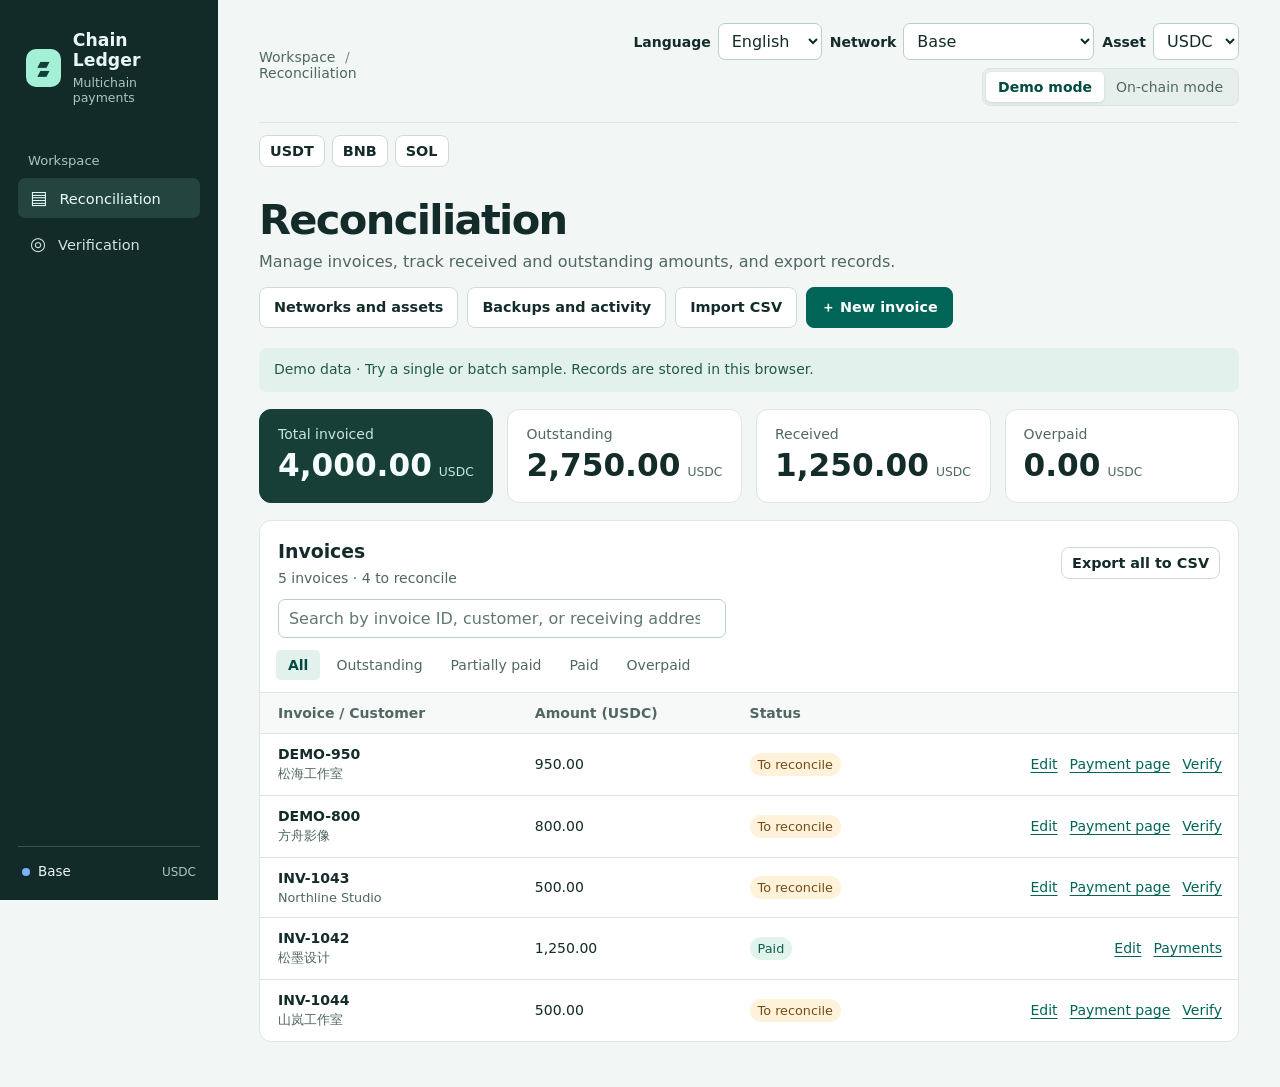
<file: index.html>
<!doctype html>
<html lang="zh-CN">
<head>
  <meta charset="utf-8">
  <meta name="viewport" content="width=device-width,initial-scale=1">
  <meta name="description" content="核验多链稳定币收款，匹配账单并导出对账记录。">
  <title>链上对账台 1.4 · 多链收款</title>
  <link rel="stylesheet" href="./style.css">
  <script defer src="./i18n.js"></script>
  <script defer src="./ledger.js"></script>
  <script defer src="./backup.js"></script>
  <script defer src="./payment.js"></script>
  <script defer src="./app.js"></script>
</head>
<body>
  <aside class="rail">
    <a class="brand" href="#invoices"><span class="mark" aria-hidden="true">▰<br>▰</span><span>链上对账台<small>多链收款工作台</small></span></a>
    <p class="rail-label">工作区</p>
    <nav aria-label="工作区"><a href="#invoices" aria-current="page"><span aria-hidden="true">▤</span>账单对账</a><a href="#verify"><span aria-hidden="true">◎</span>交易核验</a></nav>
    <div class="rail-footer"><span class="network-dot"></span><span id="rail-network">Base</span><span class="rail-asset asset-symbol">USDC</span></div>
  </aside>
  <main>
    <div class="top">
      <span class="crumb">工作区 <span class="crumb-divider">/</span> <span id="page-crumb">账单对账</span></span>
      <div class="top-controls">
        <div class="network-control"><label for="language-select">语言</label><select id="language-select"><option value="zh-Hans">简体中文</option><option value="zh-Hant">繁體中文</option><option value="en">English</option><option value="ja">日本語</option><option value="ko">한국어</option><option value="es">Español</option></select></div>
        <div class="network-control"><label for="network-select">网络</label><select id="network-select"></select></div>
        <div class="network-control"><label for="asset-select">币种</label><select id="asset-select"></select></div>
        <div class="switch" role="group" aria-label="工作模式"><button type="button" data-mode="demo" aria-pressed="true">演示模式</button><button type="button" data-mode="live" aria-pressed="false">链上模式</button></div>
      </div>
    </div>
    <div class="asset-shortcuts" role="group" aria-label="常用币种">
      <button type="button" class="button compact" data-network="ethereum" data-asset="0xdac17f958d2ee523a2206206994597c13d831ec7" aria-pressed="false">USDT</button>
      <button type="button" class="button compact" data-network="bsc" data-asset="native" aria-pressed="false">BNB</button>
      <button type="button" class="button compact" data-network="solana" data-asset="native" aria-pressed="false">SOL</button>
    </div>
    <header class="heading">
      <div><h1 id="page-title">账单对账</h1><p id="page-description">管理账单、查看已收和待收金额，导出对账记录。</p></div>
      <div class="heading-actions"><button type="button" id="network-settings" class="button">网络与币种</button><button type="button" id="workspace-settings" class="button">备份与记录</button><button type="button" id="import" class="button">导入 CSV</button><button type="button" id="new" class="button primary">＋ 新建账单</button></div>
    </header>
    <div class="notice" id="mode-info"></div>
    <section class="stats" id="invoice-stats" aria-label="账单概览">
      <div class="stat"><span>账单应收</span><strong id="total">0</strong><small class="asset-symbol">USDC</small></div>
      <div class="stat"><span>尚待收款</span><strong id="open-total">0</strong><small class="asset-symbol">USDC</small></div>
      <div class="stat"><span>已收金额</span><strong id="paid-total">0</strong><small class="asset-symbol">USDC</small></div>
      <div class="stat"><span>多收金额</span><strong id="overpaid-total">0</strong><small class="asset-symbol">USDC</small></div>
    </section>
    <div class="workspace">
      <section class="panel invoices" id="invoice-panel">
        <div class="panel-heading"><div><h2>账单列表</h2><p id="count" role="status"></p></div><button type="button" id="export" class="button compact">导出全部 CSV</button></div>
        <div class="invoice-search">
          <label for="bill-search" class="sr-only">搜索账单</label>
          <input id="bill-search" type="search" placeholder="按账单号、客户或收款地址搜索" spellcheck="false" autocomplete="off">
        </div>
        <div class="tabs" role="group" aria-label="按状态筛选">
          <button type="button" data-filter="all" aria-pressed="true">全部</button>
          <button type="button" data-filter="open" aria-pressed="false">待收</button>
          <button type="button" data-filter="partial" aria-pressed="false">部分收款</button>
          <button type="button" data-filter="paid" aria-pressed="false">已结清</button>
          <button type="button" data-filter="overpaid" aria-pressed="false">多收</button>
        </div>
        <div class="table-scroll"><table><thead><tr><th>账单 / 客户</th><th>金额 (<span class="asset-symbol">USDC</span>)</th><th>状态</th><th><span class="sr-only">操作</span></th></tr></thead><tbody id="rows"></tbody></table></div>
      </section>
      <section class="panel verify" id="verification-panel" aria-label="交易核验操作" hidden>
        <div class="tabs verification-tabs" role="group" aria-label="收款核验视图">
          <button type="button" data-view="batch" aria-pressed="true">核验交易</button>
          <button type="button" data-view="inbox" aria-pressed="false">待匹配入账 <span id="inbox-count">0</span></button>
          <button type="button" data-view="exceptions" aria-pressed="false">异常 <span id="exceptions-count">0</span></button>
        </div>
        <div id="batch-controls">
          <form id="verify-form">
            <label for="hash" id="hash-label">交易哈希</label>
            <p id="hash-help" class="feedback">粘贴付款凭证，或逐行输入最多 10 个交易哈希。</p>
            <textarea id="hash" rows="3" maxlength="4000" placeholder="0x…" aria-describedby="hash-help" spellcheck="false" autocomplete="off" required></textarea>
            <button id="check" type="submit" class="button primary">核验交易</button>
            <div id="examples" class="examples">
              <button id="example" type="button" class="text-btn">填入并核验样例</button>
              <button id="batch-example" type="button" class="text-btn">试用批量样例</button>
              <button id="split-example" type="button" class="text-btn">试用分笔样例</button>
            </div>
          </form>
          <details class="address-lookup">
            <summary>按收款地址查入账</summary>
            <form id="lookup-form">
              <label for="lookup-address" id="lookup-address-label">Base 收款地址</label>
              <input id="lookup-address" inputmode="text" required maxlength="44" placeholder="0x…" spellcheck="false" autocomplete="off">
              <div id="lookup-range" class="lookup-range">
                <label>起始区块<input id="lookup-start" inputmode="numeric" pattern="[0-9]+" maxlength="16" placeholder="选填"></label>
                <label>结束区块<input id="lookup-end" inputmode="numeric" pattern="[0-9]+" maxlength="16" placeholder="最新最终确认区块"></label>
              </div>
              <p class="feedback lookup-tip">主网每次最多查询 1,000 个最终确认区块。</p>
              <button type="submit" class="button">查询入账</button>
            </form>
          </details>
          <p id="check-status" class="feedback" role="status"></p>
          <ul id="check-failures" class="check-failures"></ul>
        </div>
        <p id="inbox-info" class="feedback" hidden></p>
        <div id="batch-match"></div>
        <div id="transfers"></div>
        <button type="button" id="inbox-more" class="button compact" hidden>显示更多</button>
      </section>
    </div>
    <p id="message" class="message" role="status" hidden></p>
  </main>
  <dialog id="bill-dialog" aria-labelledby="bill-form-title">
    <form id="bill-form">
      <div class="dialog-title"><h2 id="bill-form-title">新建账单</h2><button type="button" class="icon-btn" data-close aria-label="关闭">×</button></div>
      <label>账单号<input name="id" maxlength="40" placeholder="例如 INV-1045" required></label>
      <label>客户<input name="customer" maxlength="80" required></label>
      <label>金额 (<span class="asset-symbol">USDC</span>)<input name="amount" inputmode="decimal" maxlength="335" placeholder="例如 500.00" required></label>
      <label>收款地址<input name="address" maxlength="44" placeholder="0x…" autocomplete="off" spellcheck="false" required></label>
      <p class="feedback" role="status"></p>
      <p id="bill-edit-help" class="feedback" hidden></p>
      <button class="button primary" type="submit">保存账单</button>
    </form>
  </dialog>
  <dialog id="import-dialog">
    <form id="import-form">
      <div class="dialog-title"><h2>导入账单</h2><button type="button" class="icon-btn" data-close aria-label="关闭">×</button></div>
      <p>使用 UTF-8 CSV 文件，列名为「账单号、客户、金额、收款地址」。</p>
      <button type="button" id="template" class="text-btn">下载 CSV 模板</button>
      <label>CSV 文件<input type="file" accept=".csv,text/csv" name="file" required></label>
      <p class="feedback" role="status"></p>
      <button class="button primary" type="submit">导入账单</button>
    </form>
  </dialog>
  <dialog id="undo-dialog">
    <form id="undo-form">
      <div class="dialog-title"><h2>撤销付款关联</h2><button type="button" class="icon-btn" data-close aria-label="关闭">×</button></div>
      <p id="undo-details"></p>
      <label for="undo-payment">选择要撤销的一笔付款</label>
      <select id="undo-payment" required></select>
      <div id="undo-explorer"></div>
      <p class="feedback" role="status"></p>
      <div class="dialog-actions">
        <button type="button" class="button" data-close autofocus>取消</button>
        <button class="button primary" type="submit">确认撤销</button>
      </div>
    </form>
  </dialog>
  <dialog id="payment-dialog">
    <div class="dialog-title"><h2>分享付款账单</h2><button type="button" class="icon-btn" data-close aria-label="关闭">×</button></div>
    <p id="payment-summary"></p>
    <p>把付款页发给客户。客户付款后可复制凭证发回给你。</p>
    <div class="payment-actions">
      <button class="button primary" type="button" id="download-payment">下载付款页</button>
      <button class="button" type="button" id="copy-payment-link" hidden>复制付款链接</button>
    </div>
    <p class="feedback" id="payment-status" role="status"></p>
  </dialog>
  <dialog id="exception-dialog">
    <form id="exception-form">
      <div class="dialog-title"><h2>记录异常</h2><button type="button" class="icon-btn" data-close aria-label="关闭">×</button></div>
      <p id="exception-details"></p>
      <label>处理说明<input name="reason" required maxlength="160" placeholder="例如：金额不足，等待补款"></label>
      <p class="feedback" role="status"></p>
      <button class="button primary" type="submit">保存异常</button>
    </form>
  </dialog>
  <dialog id="backup-dialog" class="backup-dialog">
    <form id="backup-form">
      <div class="dialog-title"><h2>备份与记录</h2><button type="button" class="icon-btn" data-close aria-label="关闭">×</button></div>
      <button type="button" id="download-backup" class="button">导出链上备份</button>
      <p id="backup-help"></p>
      <label>链上备份文件<input type="file" accept=".json,application/json" name="backup" required></label>
      <button class="button" type="submit">恢复备份</button>
      <p class="feedback" role="status"></p>
    </form>
    <section class="activity-panel">
      <h3 id="activity-title">最近操作</h3>
      <ol id="activity-log"></ol>
    </section>
  </dialog>
  <dialog id="settings-dialog" class="settings-dialog">
    <div class="dialog-title"><h2>网络与币种</h2><button type="button" class="icon-btn" data-close aria-label="关闭">×</button></div>
    <p>自定义配置保存在当前浏览器。查询会发送给所选网络的 RPC 节点。</p>
    <details class="settings-section" open>
      <summary>RPC 节点</summary>
      <form id="custom-node">
        <label>网络<select class="settings-network" name="network" required></select></label>
        <ul id="rpc-nodes"></ul>
        <label>RPC 地址<input name="url" type="url" placeholder="https://…" autocomplete="off" required></label>
        <button type="submit" class="button">验证并添加节点</button>
        <p role="status" class="feedback"></p>
      </form>
    </details>
    <details class="settings-section">
      <summary>添加币种</summary>
      <form id="custom-asset">
        <label>网络<select class="settings-network" name="network" required></select></label>
        <label>币种简称<input name="symbol" maxlength="14" placeholder="例如 USDT" required></label>
        <label>ERC-20 合约地址<input name="address" maxlength="42" placeholder="0x…" spellcheck="false" autocomplete="off" required></label>
        <button type="submit" class="button">验证合约并添加币种</button>
        <p role="status" class="feedback"></p>
      </form>
    </details>
    <details class="settings-section">
      <summary>添加网络</summary>
      <form id="custom-network">
        <label>网络名称<input name="name" maxlength="40" required></label>
        <label>EVM 链 ID<input name="id" inputmode="numeric" pattern="[0-9]+" placeholder="十进制" required></label>
        <label>RPC 地址<input name="rpc" type="url" placeholder="https://…" autocomplete="off" required></label>
        <label>区块链浏览器（选填）<input name="explorer" type="url" placeholder="https://…"></label>
        <button type="submit" class="button">验证链 ID 并添加网络</button>
        <p role="status" class="feedback"></p>
      </form>
    </details>
  </dialog>
</body>
</html>
</file>
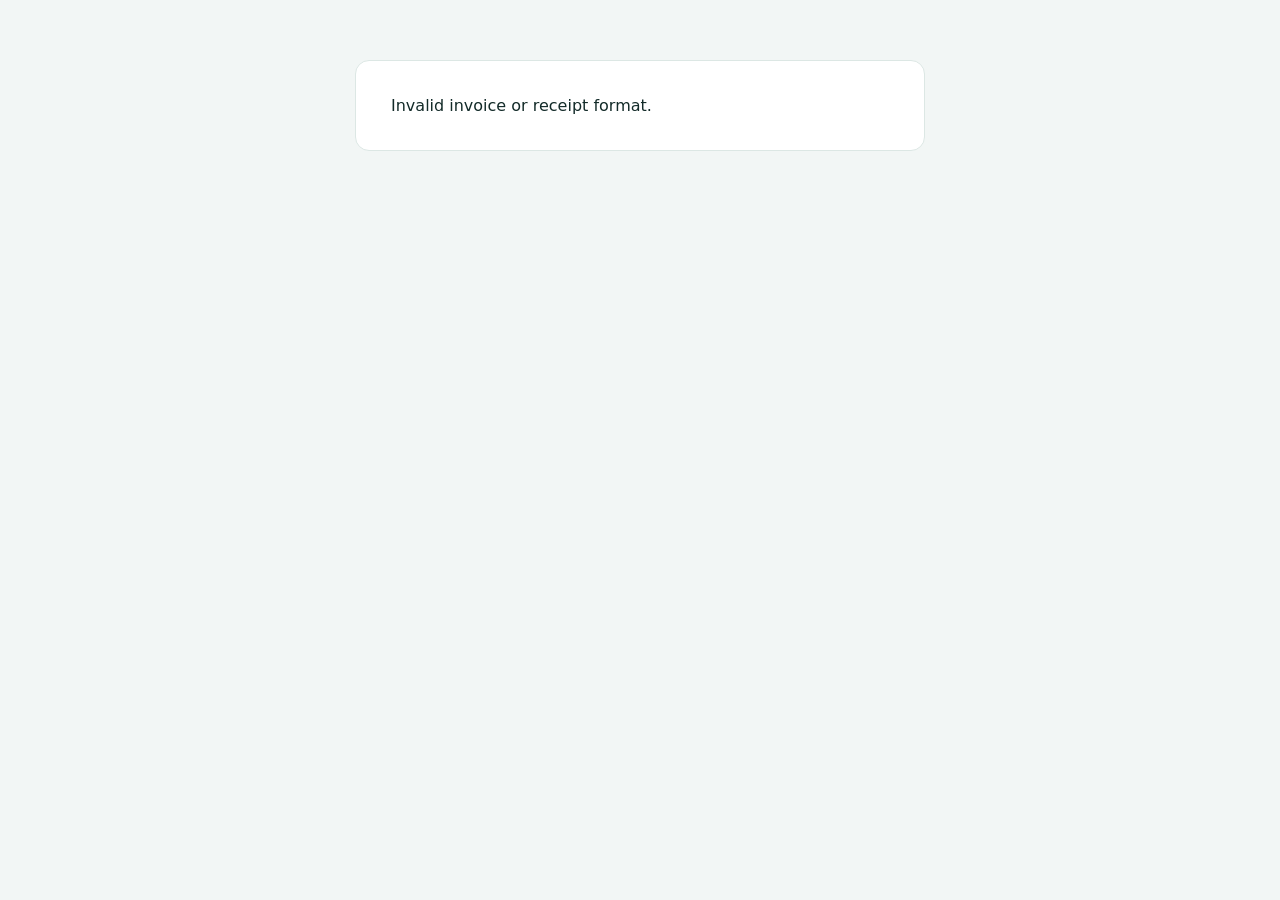
<file: pay.html>
<!doctype html>
<html lang="zh-CN">
<head>
  <meta charset="utf-8">
  <meta name="viewport" content="width=device-width,initial-scale=1">
  <meta name="robots" content="noindex,nofollow">
  <title>付款账单</title>
  <script defer src="./i18n.js"></script>
  <script defer src="./payment.js"></script>
</head>
<body><main id="payer"></main></body>
</html>
</file>
<file: style.css>
:root {
  color-scheme: light;
  font-family: "Segoe UI", "Microsoft YaHei", system-ui, sans-serif;
  --page: #f2f6f5;
  --surface: #fff;
  --line: #dce7e4;
  --ink: #132b29;
  --subtle: #506763;
  --teal: #006557;
  --teal-dark: #004b40;
}
* { box-sizing: border-box; }
body { margin: 0; color: var(--ink); background: var(--page); }
a { color: var(--teal); }
button, input, select, textarea { font: inherit; }
button { cursor: pointer; }
button:disabled { cursor: wait; opacity: .66; }
:focus-visible { outline: 3px solid #118b79; outline-offset: 3px; }
[hidden] { display: none !important; }
.panel { scroll-margin: 1.5rem; }
.rail { position: fixed; inset: 0 auto 0 0; display: flex; flex-direction: column; width: 218px; padding: 30px 18px 21px; background: #122b29; color: #e9f7f3; }
.brand { display: flex; align-items: center; gap: 12px; padding: 0 8px; color: inherit; text-decoration: none; font-weight: 700; font-size: 1.08rem; }
.brand small { display: block; font-size: .78rem; color: #a6c7be; margin-top: 5px; font-weight: 400; }
.mark { display: grid; align-content: center; width: 38px; height: 38px; border-radius: 10px; background: #a3f0d6; color: #123f37; text-align: center; font-size: 16px; line-height: 9px; }
.rail-label { color: #a6c7be; margin: 48px 0 10px; padding-left: 10px; font-size: .82rem; }
nav { display: grid; gap: 6px; }
nav a { display: flex; align-items: center; gap: 12px; padding: 11px 12px; color: #d0e3de; text-decoration: none; border-radius: 7px; font-size: .91rem; }
nav a:hover, nav a[aria-current="page"] { background: #244440; color: #e8fff7; }
nav a span { font-size: 1.15rem; line-height: 1; }
.rail-footer { display: flex; align-items: center; gap: 8px; border-top: 1px solid #34534e; margin-top: auto; padding: 17px 4px 0; font-size: .84rem; }
.network-dot { width: 8px; height: 8px; border-radius: 50%; background: #7bb0ff; }
.rail-asset { margin-left: auto; color: #a6c7be; font-size: .75rem; }
main { max-width: 1710px; margin-left: 218px; padding: 23px clamp(18px, 3.2vw, 54px) 45px; }
.top, .heading, .panel-heading, .dialog-title { display: flex; align-items: center; justify-content: space-between; gap: 16px; }
.top { padding-bottom: 16px; border-bottom: 1px solid var(--line); }
.top-controls { display: flex; align-items: center; justify-content: end; flex-wrap: wrap; gap: 8px; }
.asset-shortcuts { display: flex; gap: 7px; flex-wrap: wrap; margin-top: 12px; }
.asset-shortcuts .button[aria-pressed="true"] { color: var(--teal-dark); background: #e2f1eb; border-color: #a8d2c6; }
.network-control { display: flex; align-items: center; gap: 7px; white-space: nowrap; }
.network-control select { width: auto; min-width: 112px; padding: 7px 9px; }
#asset-select { min-width: 86px; max-width: 155px; }
#language-select { min-width: 96px; }
.crumb { color: var(--subtle); font-size: .875rem; }
.crumb-divider { color: #78908b; margin: 0 5px; }
.switch { display: flex; padding: 3px; border: 1px solid var(--line); border-radius: 8px; background: #e7efed; white-space: nowrap; }
.switch button, .tabs button { border: 0; background: transparent; color: var(--subtle); padding: 7px 12px; border-radius: 5px; font-size: .875rem; }
.switch button[aria-pressed="true"] { background: var(--surface); color: var(--teal-dark); box-shadow: 0 1px 3px #132b2920; font-weight: 650; }
.heading { margin: 29px 0 20px; align-items: end; flex-wrap: wrap; }
.heading-actions { display: flex; gap: 9px; flex-wrap: wrap; }
h1, h2, p { margin: 0; }
h1 { font-size: clamp(2rem, 4vw, 2.6rem); letter-spacing: -.04em; line-height: 1.15; }
.heading p, .panel-heading p, dialog p { margin-top: 8px; color: var(--subtle); }
.button { border: 1px solid #cddcd8; background: var(--surface); color: var(--ink); border-radius: 8px; padding: 10px 14px; font-size: .9rem; font-weight: 650; white-space: nowrap; }
.button:hover { background: #eaf3f0; }
.primary { background: var(--teal); border-color: var(--teal); color: #fff; }
.primary:hover { background: var(--teal-dark); }
.compact { padding: 7px 10px; }
.notice { background: #e2f1eb; color: #22584c; padding: 11px 15px; border-radius: 8px; font-size: .875rem; line-height: 1.55; }
.stats { display: grid; grid-template-columns: repeat(4, minmax(0, 1fr)); gap: 14px; margin: 17px 0; }
.stat, .panel { border: 1px solid var(--line); border-radius: 12px; background: var(--surface); min-width: 0; }
.stat { padding: 16px 18px; min-height: 94px; }
.stat:first-child { background: #173f38; border-color: #173f38; color: #f4fffb; }
.stat span { display: block; color: var(--subtle); font-size: .875rem; margin-bottom: 5px; }
.stat small { color: var(--subtle); font-size: .77rem; margin-left: 7px; }
.stat:first-child span, .stat:first-child small { color: #c6e6dc; }
.stat strong { font-size: clamp(1.22rem, 3vw, 1.95rem); font-weight: 680; font-variant-numeric: tabular-nums; overflow-wrap: anywhere; }
.workspace { margin-top: 16px; }
.verify { max-width: 850px; }
.panel-heading { padding: 19px 18px 13px; }
.panel-heading p { font-size: .875rem; }
.invoice-search { padding: 0 18px 12px; }
.invoice-search input { max-width: 28rem; }
h2 { font-size: 1.18rem; }
.tabs { display: flex; flex-wrap: wrap; gap: 4px; padding: 0 16px 12px; }
.tabs button[aria-pressed="true"] { color: var(--teal-dark); background: #e2f1eb; font-weight: 650; }
.table-scroll { overflow-x: auto; }
table { width: 100%; border-collapse: collapse; text-align: left; font-size: .875rem; min-width: 370px; }
th, td { border-top: 1px solid var(--line); padding: 12px 9px; }
th:first-child, td:first-child { padding-left: 18px; }
th { font-weight: 600; color: var(--subtle); background: #f6f9f8; }
td strong, td small { display: block; overflow-wrap: anywhere; }
td small { color: var(--subtle); margin-top: 4px; font-size: .8rem; }
td:nth-child(2) { font-variant-numeric: tabular-nums; overflow-wrap: anywhere; }
td:last-child { padding-right: 16px; text-align: right; }
.row-actions { display: flex; justify-content: flex-end; flex-wrap: wrap; gap: 4px 12px; }
.empty { padding: 24px 18px; color: var(--subtle); text-align: center !important; }
.badge { display: inline-block; white-space: nowrap; border-radius: 20px; color: #754b17; background: #fff2db; padding: 4px 8px; font-size: .8rem; }
.paid { color: #0d5e4d; background: #e0f4ec; }
.badge.overpaid { color: #714b12; background: #fff0d6; }
.verify form, #transfers, .verify .feedback { margin: 0 18px 15px; }
.verify form { display: grid; gap: 9px; }
.verify #hash-help { margin: 0; }
.verification-tabs { border-bottom: 1px solid var(--line); margin-bottom: 14px; padding-top: 12px; }
.verification-tabs span { padding-left: 3px; font-variant-numeric: tabular-nums; }
#inbox-more { margin: 0 18px 16px; }
input, select, textarea { width: 100%; min-width: 0; padding: 9px 10px; border: 1px solid #b9cfca; border-radius: 7px; background: white; color: var(--ink); }
input::placeholder, textarea::placeholder { color: #607772; }
textarea { resize: vertical; min-height: 4.8rem; }
input[name="address"], #hash, .token-details { font-family: ui-monospace, Consolas, monospace; font-size: .875rem; }
label { display: block; font-size: .875rem; font-weight: 650; }
label input { display: block; margin-top: 5px; font-weight: 400; }
#bill-form input[readonly] { background: #f2f6f5; }
.text-btn { background: transparent; color: var(--teal); border: none; font-size: .875rem; text-decoration: underline; text-underline-offset: 3px; padding: 3px 0; width: fit-content; }
.text-btn:hover, a:hover { color: #087a63; }
.feedback { color: #26564e; font-size: .875rem; line-height: 1.55; overflow-wrap: anywhere; }
.feedback:empty, #transfers:empty, #check-failures:empty, #batch-match:empty { display: none; }
.feedback.error { color: #a12f2c; }
.transfer { border-top: 1px solid var(--line); padding: 14px 0 0; margin-top: 14px; display: grid; gap: 8px; }
.verify .transfer form, .verify .transfer .feedback, #batch-match .feedback { margin: 0; }
.token-details { color: var(--subtle); overflow-wrap: anywhere; }
.examples { display: flex; flex-wrap: wrap; gap: 8px 15px; }
.address-lookup { margin: 0 18px 14px; padding-top: 12px; border-top: 1px solid var(--line); }
.address-lookup summary { cursor: pointer; color: var(--teal-dark); font-size: .9rem; font-weight: 650; }
.verify .address-lookup form { margin: 10px 0 0; }
.verify .lookup-tip { margin: 0; }
.lookup-range { display: grid; grid-template-columns: repeat(2, minmax(0, 1fr)); gap: 8px; }
.exception-note { padding: 7px 9px; background: #fff3e7; border-radius: 6px; color: #70481b; }
.check-failures, #batch-match { margin: 0 18px 15px; padding: 12px; border-radius: 8px; overflow-wrap: anywhere; }
.check-failures { list-style: none; background: #fff3e7; color: #70481b; font-size: .875rem; }
.check-failures li + li { margin-top: 10px; }
.check-failures code { display: block; margin-bottom: 4px; }
#batch-match { background: #e9f5ef; border: 1px solid #cce6da; }
#batch-match h3 { margin: 0 0 6px; font-size: 1rem; }
#batch-match ul { padding-left: 20px; margin: 9px 0 12px; font-size: .875rem; }
#batch-match li + li { margin-top: 6px; }
.message { margin-top: 16px; color: #22584c; }
.message.error { color: #a12f2c; }
dialog { width: min(440px, calc(100% - 28px)); border: 1px solid var(--line); border-radius: 13px; padding: 22px; color: var(--ink); }
dialog::backdrop { background: #0a2623a0; }
dialog form { display: grid; gap: 13px; }
.icon-btn { border: none; background: transparent; color: var(--subtle); font-size: 1.55rem; line-height: 1; padding: 4px 8px; }
.dialog-actions { display: flex; justify-content: flex-end; flex-wrap: wrap; gap: 9px; }
.payment-actions { display: flex; flex-wrap: wrap; gap: 8px; margin-top: 14px; }
#payment-dialog p { margin-top: 10px; }
.backup-dialog { width: min(520px, calc(100% - 28px)); }
.activity-panel { border-top: 1px solid var(--line); margin-top: 15px; padding-top: 13px; }
.activity-panel h3 { font-size: 1rem; margin: 0 0 8px; }
.activity-panel ol { list-style: none; margin: 0; padding: 0; max-height: 220px; overflow-y: auto; }
.activity-panel li { display: grid; gap: 4px; padding: 7px 0; font-size: .875rem; overflow-wrap: anywhere; }
.activity-panel li + li { border-top: 1px solid var(--line); }
.activity-panel time { color: var(--subtle); font-size: .8rem; }
.settings-dialog { width: min(530px, calc(100% - 28px)); max-height: calc(100dvh - 30px); }
.settings-section { border-top: 1px solid var(--line); margin-top: 13px; padding-top: 11px; }
.settings-section summary { cursor: pointer; color: var(--teal-dark); font-weight: 650; }
.settings-section form { margin-top: 11px; }
#rpc-nodes { margin: 0; padding-left: 18px; color: var(--subtle); font-size: .85rem; overflow-wrap: anywhere; }
.sr-only { position: absolute; width: 1px; height: 1px; padding: 0; overflow: hidden; clip-path: inset(50%); }
@media (max-width: 1030px) { .rail { width: 182px; } main { margin-left: 182px; } }
@media (max-width: 650px) {
  .rail { position: static; width: 100%; padding: 12px 16px; flex-direction: row; flex-wrap: wrap; align-items: center; gap: 12px; justify-content: space-between; }
  .brand { padding: 0; } .brand small, .rail-label, .rail-footer { display: none; }
  nav { display: flex; } nav a { padding: 7px 8px; gap: 5px; }
  main { margin: 0; padding: 16px 14px 35px; }
  .stats { grid-template-columns: repeat(2, minmax(0, 1fr)); gap: 6px; } .stat { padding: 11px 8px; min-height: 74px; } .stat small { margin-left: 0; display: block; }
  .switch button { padding: 6px 8px; }
  .top { flex-wrap: wrap; gap: 10px; }
  .top-controls { justify-content: start; }
}
</file>
